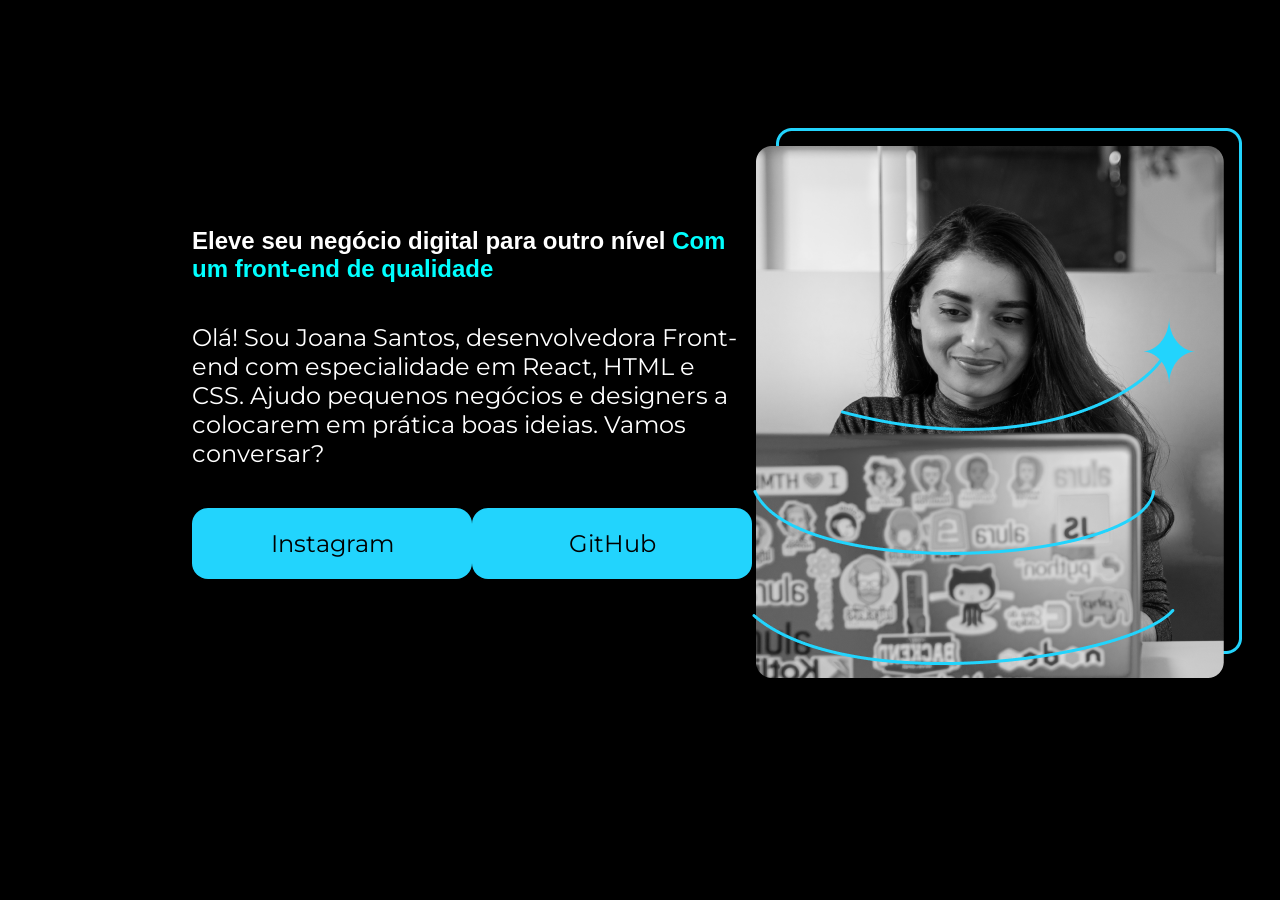
<file: html-css/index.html>
<!DOCTYPE html>
<html lang="en">

<head>
    <meta charset="UTF-8">
    <meta name="viewport" content="width=device-width, initial-scale=1.0">
    <title>Portifólio</title>
    <link rel="stylesheet" href="style.css">

</head>

<body>
    <header>
    </header>
    <main class="apresentacao">
        <section class="apresentacao__conteudo">
            <h1 class="apresentacao_conteudo__titulo">Eleve seu negócio digital para outro nível
                <strong class="titulo-destaque">Com um front-end de qualidade</strong>
            </h1>
            <p class="apresentacao__conteudo__paragrafo">Olá! Sou Joana Santos, desenvolvedora
                Front-end com especialidade em React, HTML e
                CSS. Ajudo pequenos negócios e designers a
                colocarem em prática boas ideias. Vamos
                conversar?</p>
            <div class="apresentacao__links">
                <a class="apresentacao__links__link" href="https://instagram.com/rafaballerini">Instagram</a>
                <a class="apresentacao__links__link" href="https://github.com/guilhermeonrails">GitHub</a>
            </div>
        </section>
        <img src="assets/dev-1.png" alt="Foto da Joana Santos programando">
    </main>
    <footer></footer>
</body>

</html>
</file>
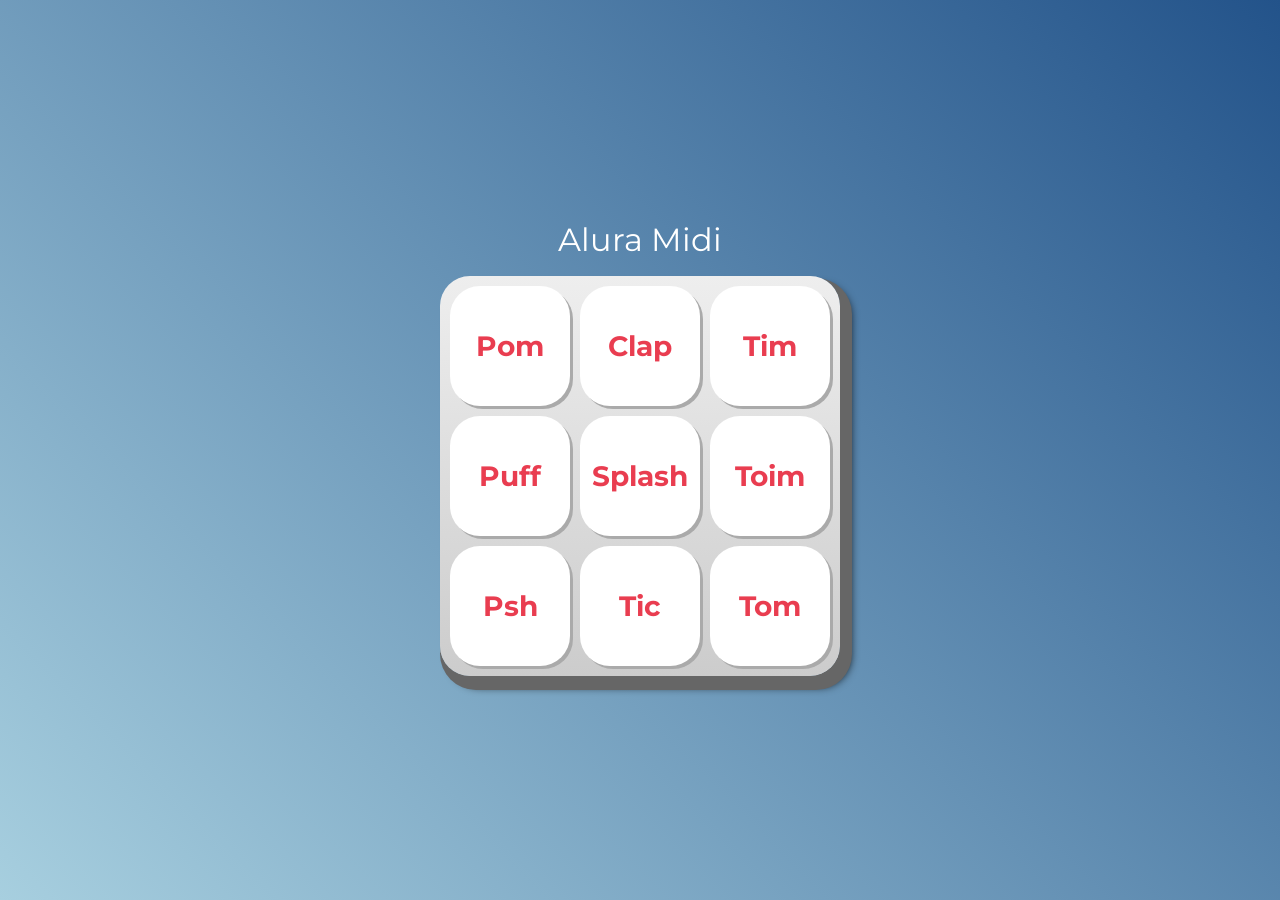
<file: js1/aluramidi-curso-arquivos-iniciais/index.html>
<!DOCTYPE html>
<html lang="pt-BR">
<head>
    <meta charset="UTF-8">
    <meta http-equiv="X-UA-Compatible" content="IE=edge">
    <meta name="viewport" content="width=device-width, initial-scale=1.0">

    <title>Alura MIDI</title>

    <link rel="preconnect" href="https://fonts.googleapis.com">
    <link rel="preconnect" href="https://fonts.gstatic.com" crossorigin>
    <link href="https://fonts.googleapis.com/css2?family=Montserrat:wght@500;600&display=swap" rel="stylesheet">

    <link rel="icon" type="image/png" href="images/bateria.png">
    <link rel="stylesheet" href="css/reset.css">
    <link rel="stylesheet" href="css/estilos.css">
  
</head>
<body>

    <h1>Alura Midi</h1>

    <section class="teclado">
        <button class="tecla tecla_pom">Pom</button>
        <button class="tecla tecla_clap">Clap</button>
        <button class="tecla tecla_tim">Tim</button>

        <button class="tecla tecla_puff">Puff</button>
        <button class="tecla tecla_splash">Splash</button>
        <button class="tecla tecla_toim">Toim</button>

        <button class="tecla tecla_psh">Psh</button>
        <button class="tecla tecla_tic">Tic</button>
        <button class="tecla tecla_tom">Tom</button>
    </section>

    <audio src="sounds/keyq.wav" id="som_tecla_pom"></audio>
    <audio src="sounds/keyw.wav" id="som_tecla_clap"></audio>
    <audio src="sounds/keye.wav" id="som_tecla_tim"></audio>
    <audio src="sounds/keya.wav" id="som_tecla_puff"></audio>
    <audio src="sounds/keys.wav" id="som_tecla_splash"></audio>
    <audio src="sounds/keyd.wav" id="som_tecla_toim"></audio>
    <audio src="sounds/keyz.wav" id="som_tecla_psh"></audio>
    <audio src="sounds/keyx.wav" id="som_tecla_tic"></audio>
    <audio src="sounds/keyc.wav" id="som_tecla_tom"></audio>
  <script src="main.js"></script>
</body>
</html>
</file>
<file: html-css/style.css>
@import url('https://fonts.googleapis.com/css2?family=Krona+One&display=swap');
@import url('https://fonts.googleapis.com/css2?family=Montserrat:ital,wght@0,100..900;1,100..900&display=swap');

* {
    margin: 0;
    padding: 0;
}
body {
    font-family: Arial, sans-serif;
    margin: 0;
    padding: 0;
    box-sizing: border-box;
    background-color: black; 
   color: white;
}
strong {
    color: #00ffff;
}

.titulo-destaque{
    color: #00ffff;   
}
.apresentacao{
    margin: 10% 15%;
    display: flex;
    align-items: center;
    justify-content: space-between;

}
.apresentacao__conteudo{
    width: 615px;
    display: flex;
    flex-direction: column;
    gap: 40px;

}
.apresentacao__conteudo__titulo{
   font-family: "Krona One", sans-serif;
    font-size: 36px;
}
.apresentacao__conteudo__paragrafo{
    font-size: 24px;
   font-family: "Montserrat", sans-serif;
   font-weight: 400;
}
.apresentacao__links{
    display: flex;
    justify-content: space-between;
}
.apresentacao__links__link{
    background-color: #22d4fd;
    color: black;
    width: 280px;
    text-align: center;
    border-radius: 16px;
    font-size: 24px;
    padding: 21px 0 ;
    text-decoration: none;
   font-family: "Montserrat", sans-serif;
}
</file>
<file: js1/aluramidi-curso-arquivos-iniciais/css/estilos.css>
:root {
  --cinza: #aaa;
  --vermelha: #e93d50;
  --vermelha-escura: #af303f;
  --branca: #fff;
  --luz: rgb(229, 255, 0);
}

body {
  align-items: center;
  background: linear-gradient(45deg, #a7cfdf 0%,#23538a 100%);
  display: flex;
  justify-content: center;
  flex-direction: column;
  font-family: 'Montserrat', sans-serif;
  min-height: 100vh;
}

h1 {
  color: var(--branca);
  margin-bottom: 20px;
  font-size: 2rem;
}

.teclado {
  background: linear-gradient(to bottom, #eeeeee 0%,#cccccc 100%);
  box-shadow: 6px 8px 0 6px #666, 10px 10px 10px #000;
  border-radius: 30px;
  display: grid;
  gap: 10px;
  grid-template-columns: repeat(3, 1fr);
  padding: 10px;
}

.tecla {
  background-color: var(--branca);
  border-radius: 30px;
  box-shadow: 3px 3px 0 var(--cinza);
  color: var(--vermelha);
  cursor: pointer;
  height: 120px;
  font-size: 1.75em;
  font-weight: bold;
  line-height: 120px;
  text-align: center;
  width: 120px;
}

.tecla.ativa,
.tecla:active {
  background-color: var(--vermelha);
  border: 4px solid  var(--vermelha);
  box-shadow: 3px 3px 0 var(--vermelha-escura) inset;
  color: var(--branca);
  outline: none;
}

.tecla.focus,
.tecla:focus {
  outline: none;
  box-shadow: 1px 1px 10px var(--luz);
}

.tecla.active:focus,
.tecla:active:focus {
  box-shadow: 3px 3px 0 var(--vermelha-escura) inset, 1px 1px 10px var(--luz);
}
</file>
